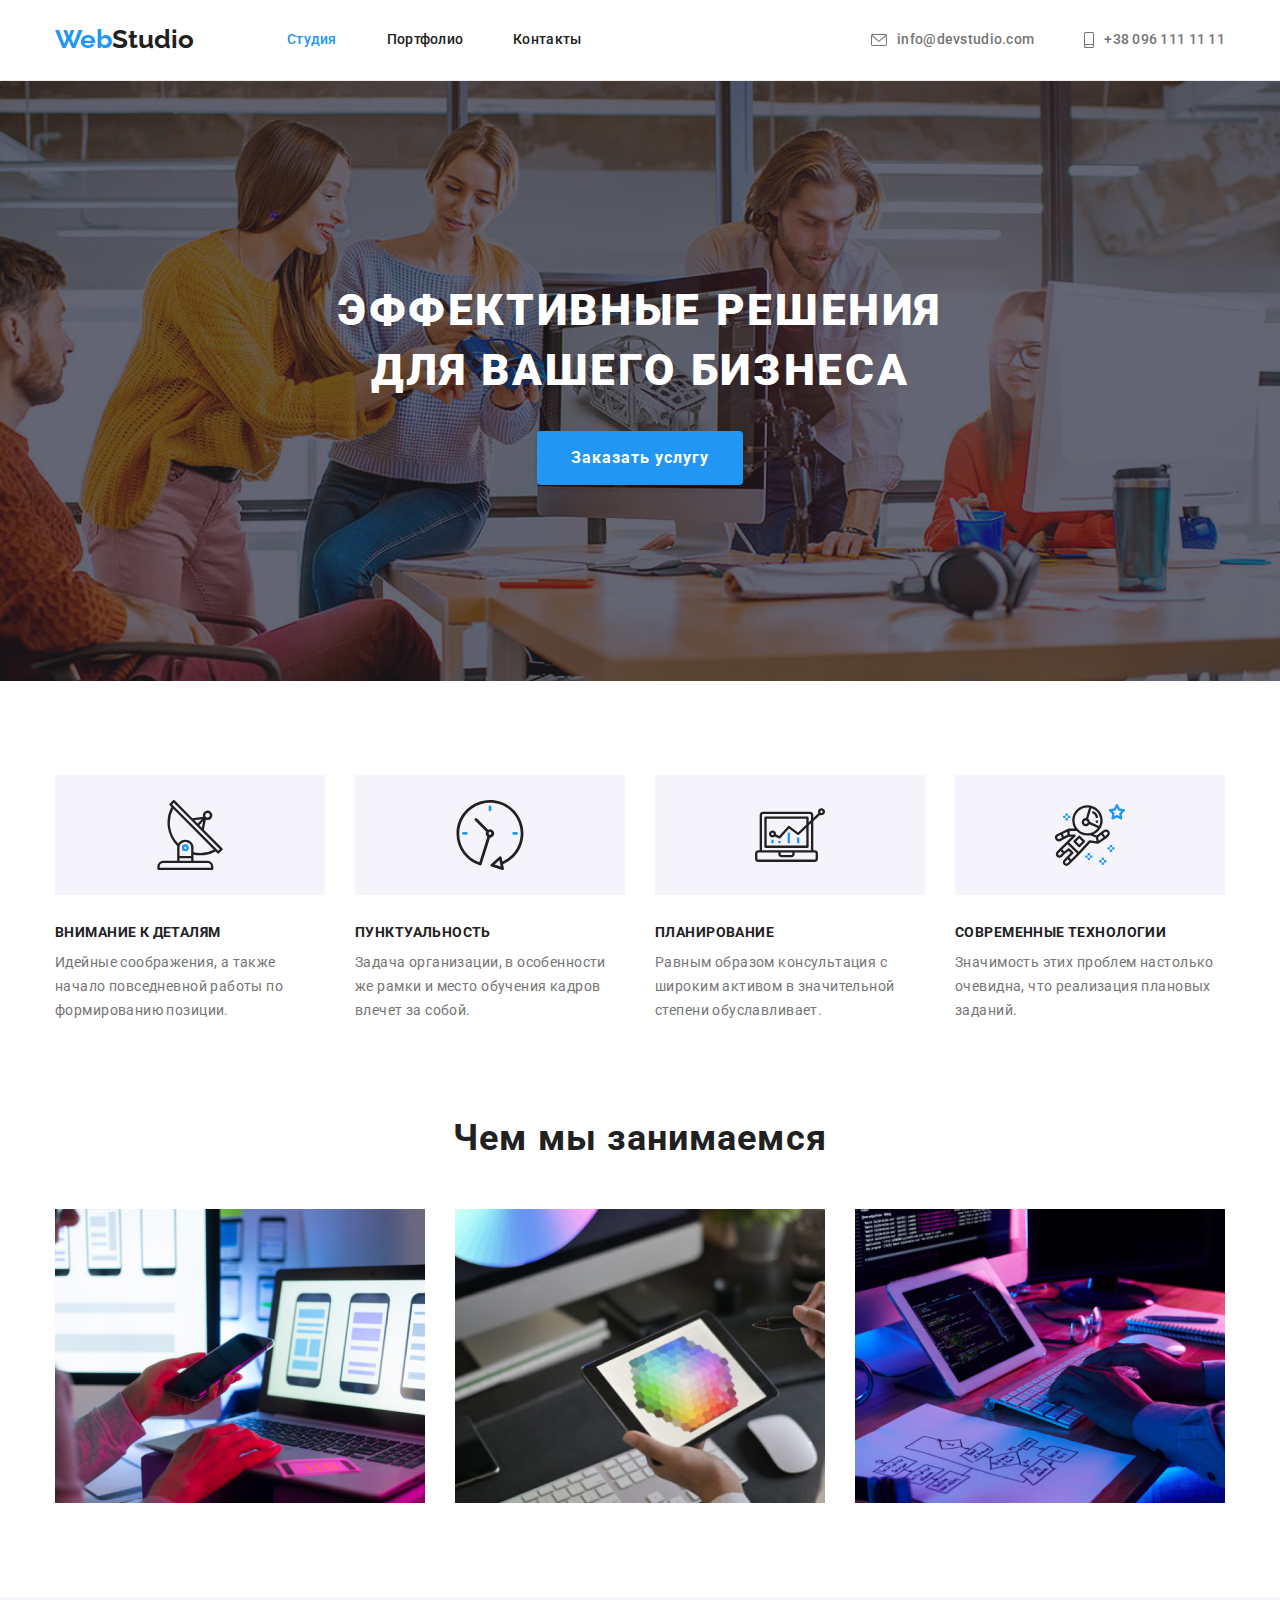
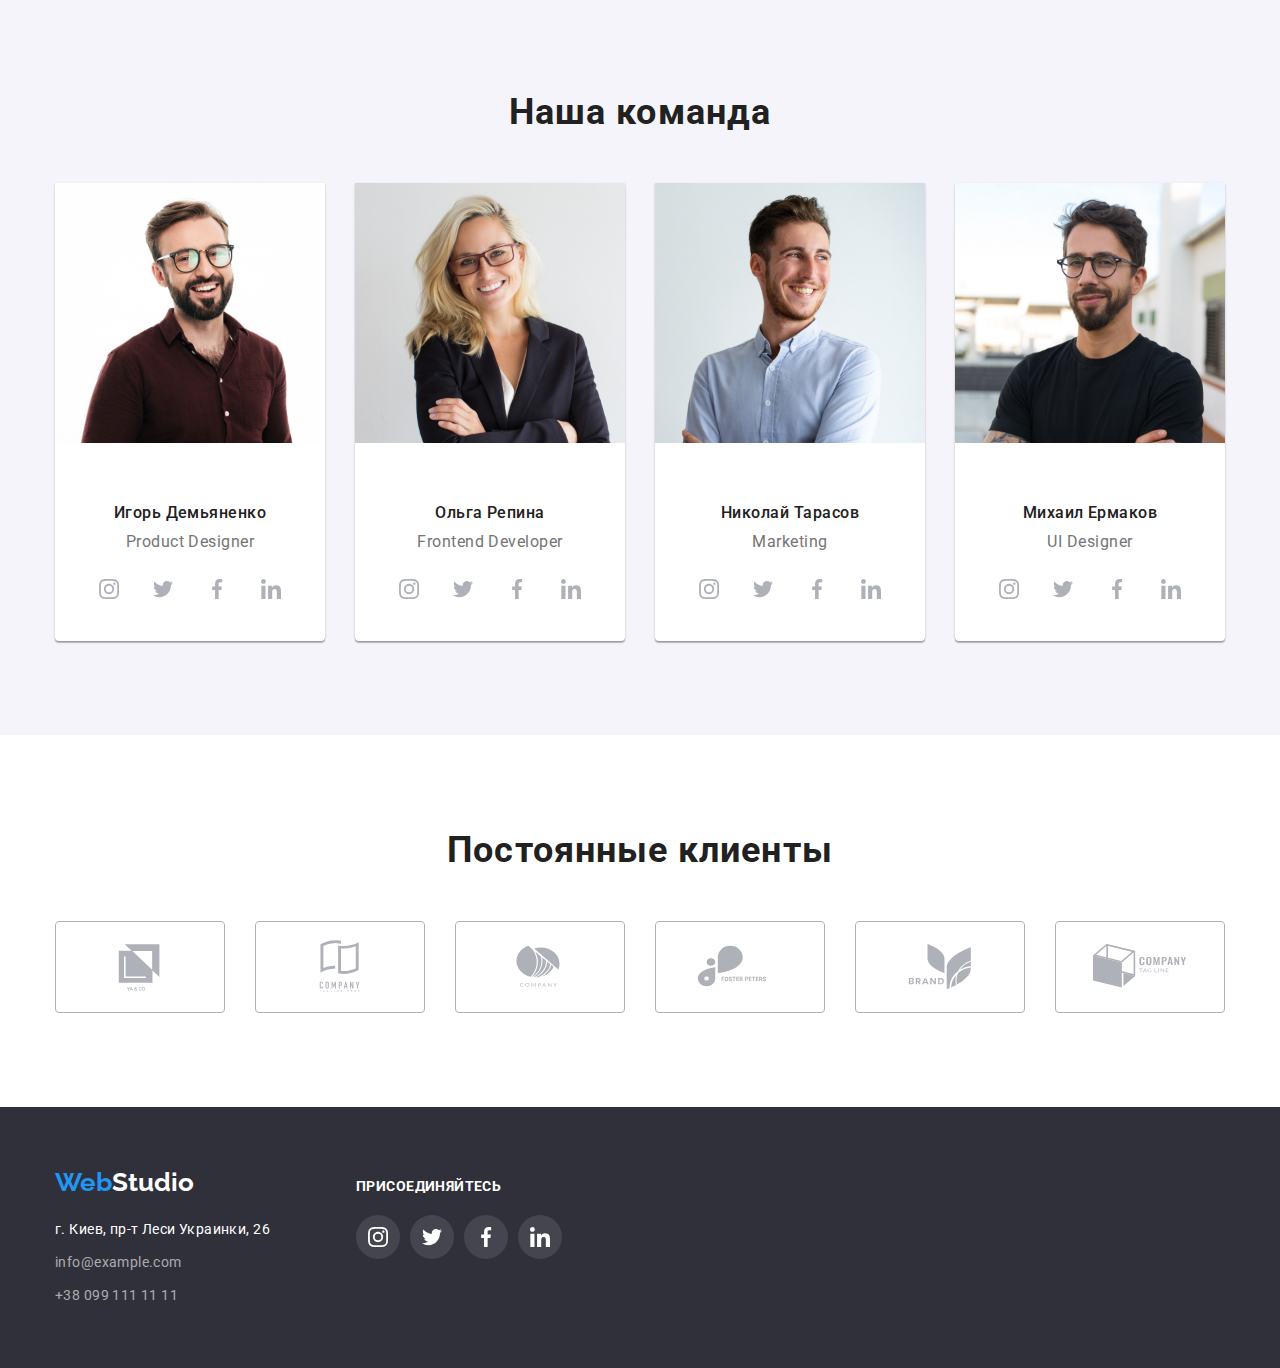
<file: index.html>
<!DOCTYPE html>
<html lang="ru">
<head>
    <meta charset="UTF-8">
    <meta http-equiv="X-UA-Compatible" content="IE=edge">
    <meta name="description" content="Студия разработки">
    <title>Студия</title>
    <link rel="preconnect" href="https://fonts.googleapis.com">
<link rel="preconnect" href="https://fonts.gstatic.com" crossorigin>
<link href="https://fonts.googleapis.com/css2?family=Raleway:wght@700&family=Roboto:wght@400;500;700;900&display=swap" rel="stylesheet">
        
    <link rel="stylesheet" href="https://cdnjs.cloudflare.com/ajax/libs/modern-normalize/1.0.0/modern-normalize.min.css" />

    <link rel="stylesheet" href="./css/styles.css" />
</head>
<body>
<header class="header-main">
    <div class="container header-section">
    <a class="logo link" href="">Web<span class="logo-black">Studio</span></a>
    <nav class="site-nav">
        <ul class="site-nav-list">
            <li class="site-nav-item"><a class="link current" href="./index.html">Студия</a></li>
            <li class="site-nav-item"><a class="link" href="./portfolio.html">Портфолио</a></li>
            <li class="site-nav-item"><a class="link" href="">Контакты</a></li>
        </ul>
    </nav>
    <ul class="header-contacts">
        <li class="header-contacts-item">
            <a class="link" href="mailto:info@devstudio.com">
                <svg class="header-contacts-icon" width="16px" height="12px">
                    <use href="./images/symbol-defs.svg#icon-envelope"></use>
                </svg>
                info@devstudio.com
            </a>
        </li>
        <li class="header-contacts-item">
            <a class="link" href="tel:+380961111111">
                <svg class="header-contacts-icon" width="10px" height="16px">
                    <use href="./images/symbol-defs.svg#icon-smartphone"></use>
                </svg>
                +38 096 111 11 11
            </a>
        </li>
    </ul>
    </div>
</header>

   <main>

    <!--Герой-->
        <section class="hero">
                <div class="container">
                    <h1 class="main-index-title">Эффективные решения для вашего бизнеса</h1>
                    <button class="button-secondary" type="button">Заказать услугу</button>
                </div>
        </section>

        <!--Особенности-->
        <section class="features section">
            <div class="container">
            <!--Заголовок нужно сркыть-->
            <h2 class="sec-index-title visually-hidden">Особенности</h2>
            <ul class="features-list">
                <li class="features-item">
                    <div class="features-thumb">
                        <svg class="icon-features" width="70px" height="70px">
                            <use href="./images/symbol-defs.svg#icon-antenna"></use>
                        </svg>
                    </div>
                    <h3 class="third-index-title">Внимание к деталям</h3>
                    <p class="features-text">Идейные соображения, а также начало повседневной работы по формированию позиции.</p>
                </li>
                <li class="features-item">
                    <div class="features-thumb">
                        <svg class="icon-features" width="70px" height="70px">
                            <use href="./images/symbol-defs.svg#icon-clock"></use>
                        </svg>
                    </div>
                    <h3 class="third-index-title">Пунктуальность</h3>
                    <p class="features-text">Задача организации, в особенности же рамки и место обучения кадров влечет за собой.</p>
                </li>
                <li class="features-item">
                    <div class="features-thumb">
                        <svg class="icon-features" width="70px" height="70px">
                            <use href="./images/symbol-defs.svg#icon-diagram"></use>
                        </svg>
                    </div>
                    <h3 class="third-index-title">Планирование</h3>
                    <p class="features-text">Равным образом консультация с широким активом в значительной степени обуславливает.</p>
                </li>
                <li class="features-item">
                    <div class="features-thumb">
                        <svg class="icon-features" width="70px" height="70px">
                            <use href="./images/symbol-defs.svg#icon-astronaut"></use>
                        </svg>
                    </div>
                    <h3 class="third-index-title">Современные технологии</h3>
                    <p class="features-text">Значимость этих проблем настолько очевидна, что реализация плановых заданий.</p>
                </li>
            </ul>
            </div>
        </section>

        <!--Чем мы занимаемся-->
        <section class="section we-doing">
            <div class="container">
            <h2 class="sec-index-title">Чем мы занимаемся</h2>
            <ul class="we-doing-list">
                <li class="we-doing-item">
                    <a href=""><img src="./images/we-doing-1.jpg" alt="Человек набирает на клавиатуре" width="370" height="294"/></a>
                </li>
                <li class="we-doing-item">
                    <a href=""><img src="./images/we-doing-2.jpg" alt="Человек держит в руках телефон" width="370" height="294"/></a>
                </li>
                <li class="we-doing-item">
                    <a href=""><img src="./images/we-doing-3.jpg" alt="Человек держит в руках планшет" width="370" height="294"/></a>
                </li>
            </ul>
            </div>
        </section>

        <!--Наша команда-->
        <section class="command section">
            <div class="container">
            <h2 class="sec-index-title">Наша команда</h2>
            <ul class="command-list">
                <li class="command-item">
                    <img class="command-img" src="./images/our-command-1.jpg" alt="Мужчина с бородой и в очках" width="270" height="260" />
                    <div class="command-list-thumb">
                    <h3 class="third-index-title">Игорь Демьяненко</h3>
                    <p class="command-text" lang="en">Product Designer</p>
                    <ul class="command-social-list">
                        <li>
                            <a class="command-link" href="" aria-label="Инстаграм">
                                <svg class="command-icon" width="20px" height="20px">
                                    <use href="./images/symbol-defs.svg#icon-instagram">    
                                    </use>
                                </svg>
                            </a> 
                        </li>
                        <li>
                            <a class="command-link" href="" aria-label="Твиттер">
                                <svg class="command-icon" width="20px" height="20px">
                                    <use href="./images/symbol-defs.svg#icon-twitter">    
                                    </use>
                                </svg>
                            </a>
                        </li>
                        <li>
                            <a class="command-link" href="" aria-label="Фейсбук">
                                <svg class="command-icon" width="20px" height="20px">
                                    <use href="./images/symbol-defs.svg#icon-facebook">    
                                    </use>
                                </svg>
                            </a>
                        </li>
                        <li>
                            <a class="command-link" href="" aria-label="Линкедин">
                                <svg class="command-icon" width="20px" height="20px">
                                    <use href="./images/symbol-defs.svg#icon-linkedin">    
                                    </use>
                                </svg>
                            </a>
                        </li>
                    </ul>
                    </div>
                </li>
                <li class="command-item">
                    <img class="command-img" src="./images/our-command-2.jpg" alt="Белокурая женщина в очках" width="270" height="260" />
                    <div class="command-list-thumb">
                        <h3 class="third-index-title">Ольга Репина</h3>
                    <p class="command-text" lang="en">Frontend Developer</p>
                    <ul class="command-social-list">
                        <li>
                            <a class="command-link" href="" aria-label="Инстаграм">
                                <svg class="command-icon" width="20px" height="20px">
                                    <use href="./images/symbol-defs.svg#icon-instagram">    
                                    </use>
                                </svg>
                            </a>
                        </li>
                        <li>
                            <a class="command-link" href="" aria-label="Твиттер">
                                <svg class="command-icon" width="20px" height="20px">
                                    <use href="./images/symbol-defs.svg#icon-twitter">    
                                    </use>
                                </svg>
                            </a>
                        </li>
                        <li>
                            <a class="command-link" href="" aria-label="Фейсбук">
                                <svg class="command-icon" width="20px" height="20px">
                                    <use href="./images/symbol-defs.svg#icon-facebook">    
                                    </use>
                                </svg>
                            </a>
                        </li>
                        <li>
                            <a class="command-link" href="" aria-label="Линкедин">
                                <svg class="command-icon" width="20px" height="20px">
                                    <use href="./images/symbol-defs.svg#icon-linkedin">    
                                    </use>
                                </svg>
                            </a>
                        </li>
                    </ul>
                    </div>
                </li>
                <li class="command-item">
                    <img class="command-img" src="./images/our-command-3.jpg" alt="Улыбающийся мужчина в голубой рубашке" width="270" height="260" />
                    <div class="command-list-thumb">
                    <h3 class="third-index-title">Николай Тарасов</h3>
                    <p class="command-text" lang="en">Marketing</p>
                    <ul class="command-social-list">
                        <li>
                            <a class="command-link" href="" aria-label="Инстаграм">
                                <svg class="command-icon" width="20px" height="20px">
                                    <use href="./images/symbol-defs.svg#icon-instagram">    
                                    </use>
                                </svg>
                            </a>
                        </li>
                        <li>
                            <a class="command-link" href="" aria-label="Твиттер">
                                <svg class="command-icon" width="20px" height="20px">
                                    <use href="./images/symbol-defs.svg#icon-twitter">    
                                    </use>
                                </svg>
                            </a>
                        </li>
                        <li>
                            <a class="command-link" href="" aria-label="Фейсбук">
                                <svg class="command-icon" width="20px" height="20px">
                                    <use href="./images/symbol-defs.svg#icon-facebook">    
                                    </use>
                                </svg>
                            </a>
                        </li>
                        <li>
                            <a class="command-link" href="" aria-label="Линкедин">
                                <svg class="command-icon" width="20px" height="20px">
                                    <use href="./images/symbol-defs.svg#icon-linkedin">    
                                    </use>
                                </svg>
                            </a>
                        </li>
                    </ul>
                    </div>
                </li>
                <li class="command-item">
                    <img class="command-img" src="./images/our-command-4.jpg" alt="Мужчина в очках и черной футболке" width="270" height="260" />
                    <div class="command-list-thumb">
                    <h3 class="third-index-title">Михаил Ермаков</h3>
                    <p class="command-text" lang="en">UI Designer</p>
                    <ul class="command-social-list">
                        <li>
                            <a class="command-link" href="" aria-label="Инстаграм">
                                <svg class="command-icon" width="20px" height="20px">
                                    <use href="./images/symbol-defs.svg#icon-instagram">    
                                    </use>
                                </svg> 
                            </a>
                        </li>
                        <li>
                            <a class="command-link" href="" aria-label="Твиттер">
                                <svg class="command-icon" width="20px" height="20px">
                                    <use href="./images/symbol-defs.svg#icon-twitter">    
                                    </use>
                                </svg>
                            </a>
                        </li>
                        <li>
                            <a class="command-link" href="" aria-label="Фейсбук">
                                <svg class="command-icon" width="20px" height="20px">
                                    <use href="./images/symbol-defs.svg#icon-facebook">    
                                    </use>
                                </svg>
                            </a>
                        </li>
                        <li>
                            <a class="command-link" href="" aria-label="Линкедин">
                                <svg class="command-icon" width="20px" height="20px">
                                    <use href="./images/symbol-defs.svg#icon-linkedin">    
                                    </use>
                                </svg>
                            </a>
                        </li>
                    </ul>
                    </div>
                </li>
            </ul>
            </div>
        </section>

        <!-- Постоянные клиенты -->
        <section class="clients section">
            <div class="container">
                <h2 class="sec-index-title">Постоянные клиенты</h2>
            <ul class="clients-list">
                <li class="clients-item">
                    <a class="clients-link" href="">
                    <div class="clients-thumb">
                        <svg class="clients-icon" width="106px" height="60px">
                            <use href="./images/symbol-defs.svg#icon-client1">    
                            </use>
                        </svg>
                    </div>
                    </a>
                </li>
                <li class="clients-item">
                    <a class="clients-link" href="">
                        <div class="clients-thumb">
                            <svg class="clients-icon" width="106px" height="60px">
                                <use href="./images/symbol-defs.svg#icon-client2">    
                                </use>
                            </svg>
                        </div>
                        </a>
                </li>
                <li class="clients-item">
                    <a class="clients-link" href="">
                        <div class="clients-thumb">
                            <svg class="clients-icon" width="106px" height="60px">
                                <use href="./images/symbol-defs.svg#icon-client3">    
                                </use>
                            </svg>
                        </div>
                        </a>
                </li>
                <li class="clients-item">
                    <a class="clients-link" href="">
                        <div class="clients-thumb">
                            <svg class="clients-icon" width="106px" height="60px">
                                <use href="./images/symbol-defs.svg#icon-client4">    
                                </use>
                            </svg>
                        </div>
                        </a>
                </li>
                <li class="clients-item">
                    <a class="clients-link" href="">
                        <div class="clients-thumb">
                            <svg class="clients-icon" width="106px" height="60px">
                                <use href="./images/symbol-defs.svg#icon-client5">    
                                </use>
                            </svg>
                        </div>
                        </a>
                </li>
                <li class="clients-item">
                    <a class="clients-link" href="">
                        <div class="clients-thumb">
                            <svg class="clients-icon" width="106px" height="60px">
                                <use href="./images/symbol-defs.svg#icon-client6">    
                                </use>
                            </svg>
                        </div>
                        </a>
                </li>
            </ul>
            </div>
        </section>
   </main>
<footer class="footer">
    <div class="container">
        <div class="footer-flex">
            <div class="footer-flex-item">
                <a class="logo-footer link" href="">Web<span class="logo-white">Studio</span></a>
            <address class="address">
                <ul>
                    <li class="footer-list"><a class="footer-contacts address link" href="https://cutt.ly/TSW9tZU" target="_blank"
                            rel="noreferrer noopener">г. Киев, пр-т Леси Украинки,
                            26</a></li>
                    <li class="footer-list"><a class="footer-contacts link" href="mailto:info@example.com">info@example.com</a></li>
                    <li class="footer-list"><a class="footer-contacts link" href="tel:+380991111111">+38 099 111 11 11</a></li>
                </ul>
            </address> 
            </div>
                <div class="footer-flex-item">
                    <p class="join-us">присоединяйтесь</p>
                    <ul class="footer-social">
                        <li class="footer-social-item">
                            <a class="footer-social-link" href="" aria-label="Инстаграм">
                                <svg class="footer-social-icon" width="20px" height="20px">
                                    <use href="./images/symbol-defs.svg#icon-instagram"></use>
                                </svg>
                            </a>
                        </li>
                        <li  class="footer-social-item">
                            <a class="footer-social-link" href="" aria-label="Твиттер">
                                <svg class="footer-social-icon" width="20px" height="20px">
                                    <use href="./images/symbol-defs.svg#icon-twitter"></use>
                                </svg>
                            </a>
                        </li>
                        <li  class="footer-social-item">
                            <a class="footer-social-link" href="" aria-label="Фейсбук">
                                <svg class="footer-social-icon" width="20px" height="20px">
                                    <use href="./images/symbol-defs.svg#icon-facebook"></use>
                                </svg>
                            </a>
                        </li>
                        <li  class="footer-social-item">
                            <a class="footer-social-link" href="" aria-label="Линкедин">
                                <svg class="footer-social-icon" width="20px" height="20px">
                                    <use href="./images/symbol-defs.svg#icon-linkedin"></use>
                                </svg>
                            </a>
                        </li>
                    </ul>
                </div>
        </div>
            
    
    </div>
</footer>
    
</body>
</html>
</file>
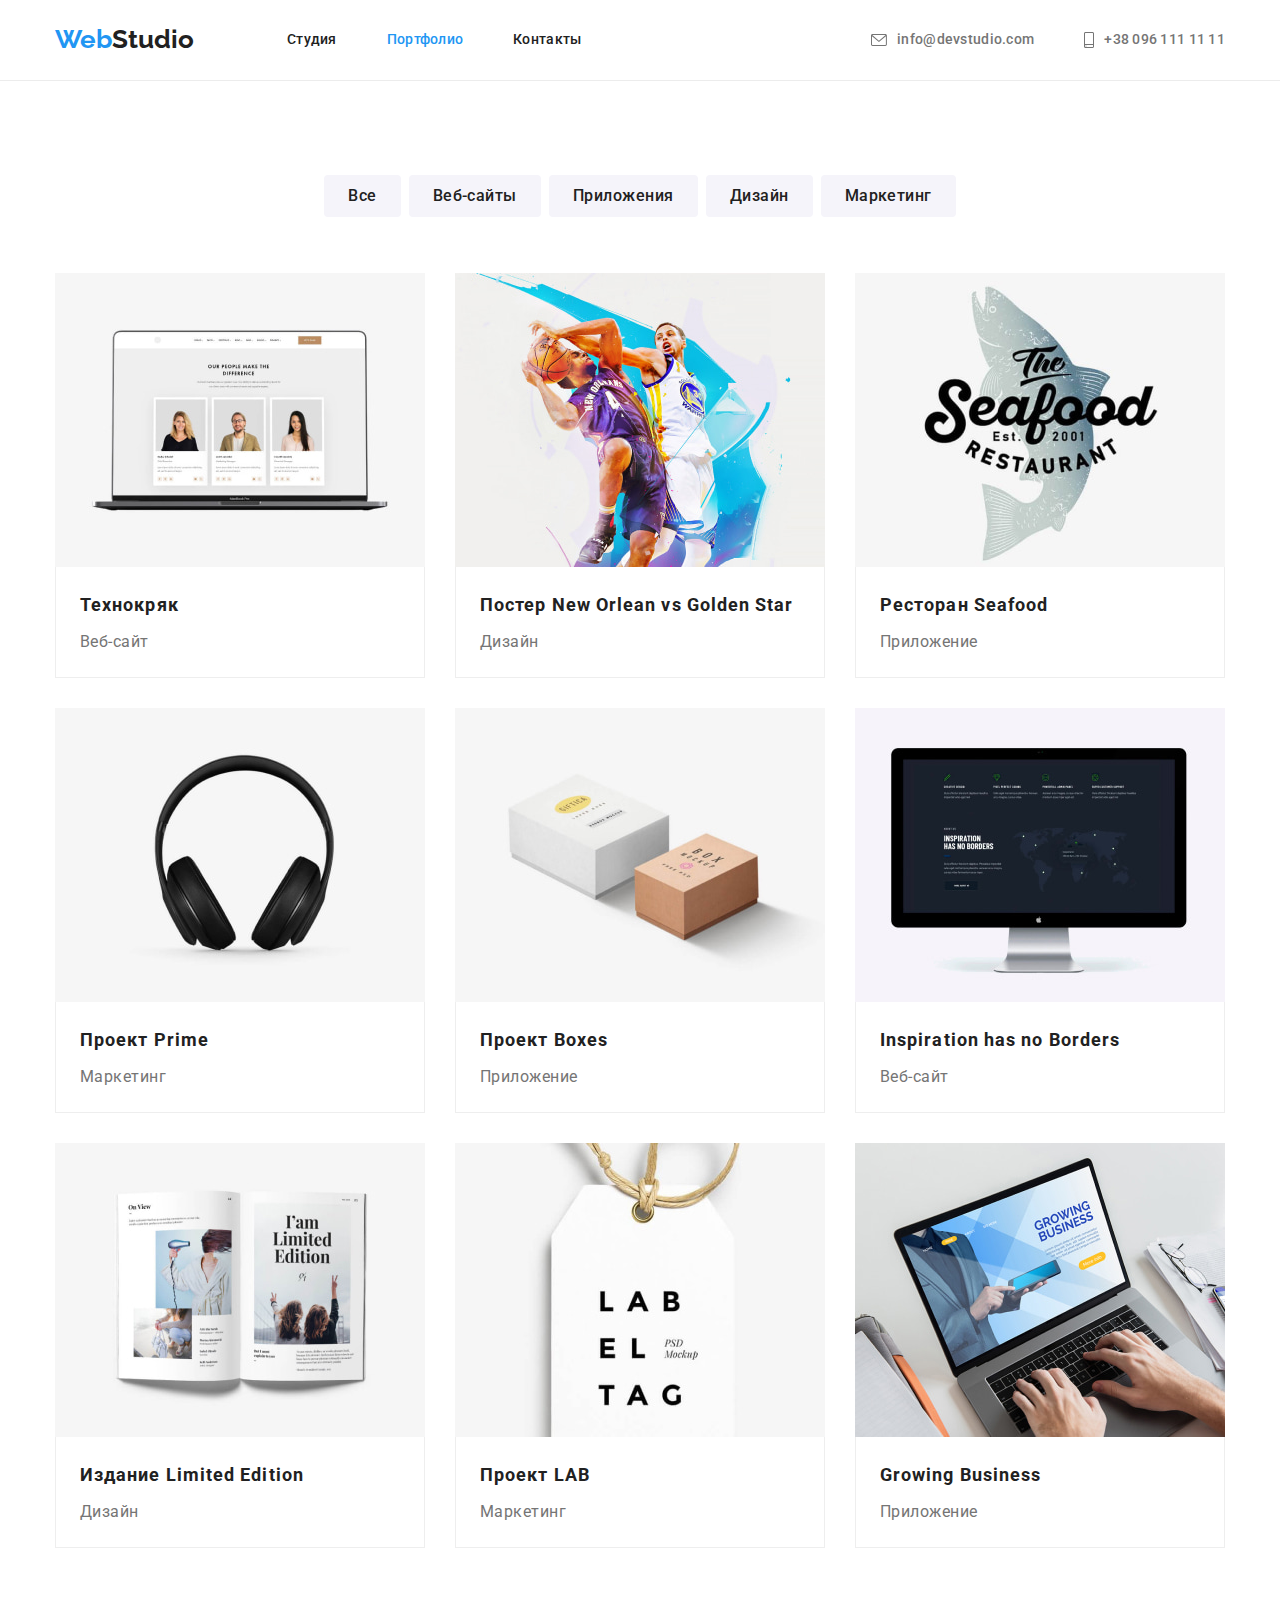
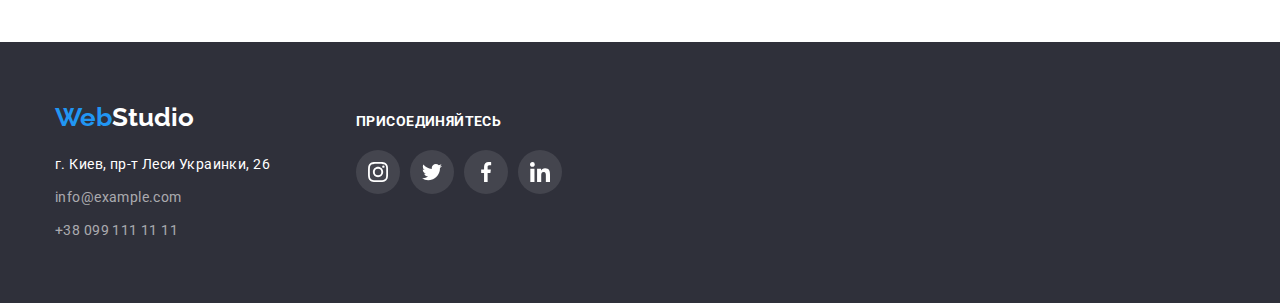
<file: portfolio.html>
<!DOCTYPE html>
<html lang="ru">

<head>
    <meta charset="UTF-8">
    <meta http-equiv="X-UA-Compatible" content="IE=edge">
    <meta name="description" content="Портфолио студии разработки">
    <title>Портфолио</title>
    <link rel="preconnect" href="https://fonts.googleapis.com">
<link rel="preconnect" href="https://fonts.gstatic.com" crossorigin>
<link href="https://fonts.googleapis.com/css2?family=Raleway:wght@700&family=Roboto:wght@400;500;700;900&display=swap" rel="stylesheet">
        
    <link rel="stylesheet" href="https://cdnjs.cloudflare.com/ajax/libs/modern-normalize/1.0.0/modern-normalize.min.css" />

    <link rel="stylesheet" href="./css/styles.css"/>
</head>

<body>
    <header class="header-main">
        <div class="container header-section">
        <a class="logo link" href="">Web<span class="logo-black">Studio</span></a>
        <nav class="site-nav">
            <ul class="site-nav-list">
                <li class="site-nav-item"><a class="link" href="./index.html">Студия</a></li>
                <li class="site-nav-item"><a class="link current" href="./portfolio.html">Портфолио</a></li>
                <li class="site-nav-item"><a class="link" href="">Контакты</a></li>
            </ul>
        </nav>
        <ul class="header-contacts">
            <li class="header-contacts-item">
                <a class="link" href="mailto:info@devstudio.com">
                    <svg class="header-contacts-icon" width="16px" height="12px">
                        <use href="./images/symbol-defs.svg#icon-envelope"></use>
                    </svg>
                    <span class="email">info@devstudio.com</span>
                </a>
            </li>
            <li class="header-contacts-item">
                <a class="link" href="tel:+380961111111">
                    <svg class="header-contacts-icon" width="10px" height="16px">
                        <use href="./images/symbol-defs.svg#icon-smartphone"></use>
                    </svg>+38 096 111 11 11</a>
            </li>
        </ul>
        </div>
    </header>

    <main>
        <!--Наши проекты-->
      <section class="section">
          <div class="container">
           <h1 class="visually-hidden">Наши проекты</h1>
           <ul class="filter-list">
               <li class="filter-item"><button class="button-main" type="button">Все</button></li>
               <li class="filter-item"><button class="button-main" type="button">Веб-сайты</button></li>
               <li class="filter-item"><button class="button-main" type="button">Приложения</button></li>
               <li class="filter-item"><button class="button-main" type="button">Дизайн</button></li>
               <li class="filter-item"><button class="button-main" type="button">Маркетинг</button></li>
           </ul>
           <!--Список работ-->
           <ul class="project-list">
               <li class="project-item">
                   <a class="link project-link" href="">
                    <img src="./images/our-work-1.jpg" alt="Фото людей" width="370" height="294">
                     <div class="project-item-footer">  
                    <h2 class="portf-title">Технокряк</h2>
                       <p class="portf-text">Веб-сайт</p>
                    </div>
                   </a>
               </li>
               <li class="project-item">
                   <a class="link project-link" href="">
                       <img src="./images/our-work-2.jpg" alt="Мужчины играют в баскетбол" width="370" height="294">
                       <div class="project-item-footer">
                       <h2 class="portf-title">Постер New Orlean vs Golden Star</h2>
                       <p class="portf-text">Дизайн</p>
                    </div>
                   </a>
               </li>
               <li class="project-item">
                   <a class="link project-link" href="">
                       <img src="./images/our-work-3.jpg" alt="Рыба" width="370" height="294">
                       <div class="project-item-footer">
                       <h2 class="portf-title">Ресторан Seafood</h2>
                       <p class="portf-text">Приложение</p>
                    </div>
                   </a>
               </li>
               <li class="project-item">
                   <a class="link project-link" href="">
                       <img src="./images/our-work-4.jpg" alt="Наушники" width="370" height="294">
                       <div class="project-item-footer">
                       <h2 class="portf-title">Проект Prime</h2>
                       <p class="portf-text">Маркетинг</p>
                    </div>
                   </a>
               </li>
               <li class="project-item">
                   <a class="link project-link" href="">
                       <img src="./images/our-work-5.jpg" alt="Две коробки" width="370" height="294">
                       <div class="project-item-footer">
                       <h2 class="portf-title">Проект Boxes</h2>
                       <p class="portf-text">Приложение</p>
                    </div>
                   </a>
               </li>
               <li class="project-item">
                   <a class="link project-link" href="">
                       <img src="./images/our-work-6.jpg" alt="Монитор" width="370" height="294">
                       <div class="project-item-footer">
                       <h2 class="portf-title">Inspiration has no Borders</h2>
                       <p class="portf-text">Веб-сайт</p>
                    </div>
                   </a>
               </li>
               <li class="project-item">
                   <a class="link project-link" href="">
                       <img src="./images/our-work-7.jpg" alt="Книга" width="370" height="294">
                       <div class="project-item-footer">
                       <h2 class="portf-title">Издание Limited Edition</h2>
                       <p class="portf-text">Дизайн</p>
                    </div>
                   </a>
               </li>
               <li class="project-item">
                   <a class="link project-link" href="">
                       <img src="./images/our-work-8.jpg" alt="Бирка" width="370" height="294">
                       <div class="project-item-footer">
                       <h2 class="portf-title">Проект LAB</h2>
                       <p class="portf-text">Маркетинг</p>
                    </div>
                   </a>
               </li>
               <li class="project-item">
                   <a class="link project-link" href="">
                       <img src="./images/our-work-9.jpg" alt="Ноутбук" width="370" height="294">
                       <div class="project-item-footer">
                       <h2 class="portf-title">Growing Business</h2>
                       <p class="portf-text">Приложение</p>
                    </div>
                   </a>
               </li>
           </ul>
        </div>
      </section>
    </main>

    <footer class="footer">
        <div class="container">
            <div class="footer-flex">
                <div class="footer-flex-item">
                    <a class="logo-footer link" href="">Web<span class="logo-white">Studio</span></a>
                <address class="address">
                    <ul>
                        <li class="footer-list"><a class="footer-contacts address link" href="https://cutt.ly/TSW9tZU" target="_blank"
                                rel="noreferrer noopener">г. Киев, пр-т Леси Украинки,
                                26</a></li>
                        <li class="footer-list"><a class="footer-contacts link" href="mailto:info@example.com">info@example.com</a></li>
                        <li class="footer-list"><a class="footer-contacts link" href="tel:+380991111111">+38 099 111 11 11</a></li>
                    </ul>
                </address> 
                </div>
                    <div class="footer-flex-item">
                        <p class="join-us">присоединяйтесь</p>
                        <ul class="footer-social">
                            <li class="footer-social-item">
                                <a class="footer-social-link" href="" aria-label="Инстаграм">
                                    <svg class="footer-social-icon" width="20px" height="20px">
                                        <use href="./images/symbol-defs.svg#icon-instagram"></use>
                                    </svg>
                                </a>
                            </li>
                            <li  class="footer-social-item">
                                <a class="footer-social-link" href="" aria-label="Твиттер">
                                    <svg class="footer-social-icon" width="20px" height="20px">
                                        <use href="./images/symbol-defs.svg#icon-twitter"></use>
                                    </svg>
                                </a>
                            </li>
                            <li  class="footer-social-item">
                                <a class="footer-social-link" href="" aria-label="Фейсбук">
                                    <svg class="footer-social-icon" width="20px" height="20px">
                                        <use href="./images/symbol-defs.svg#icon-facebook"></use>
                                    </svg>
                                </a>
                            </li>
                            <li  class="footer-social-item">
                                <a class="footer-social-link" href="" aria-label="Линкедин">
                                    <svg class="footer-social-icon" width="20px" height="20px">
                                        <use href="./images/symbol-defs.svg#icon-linkedin"></use>
                                    </svg>
                                </a>
                            </li>
                        </ul>
                    </div>
            </div>
                
        
        </div>
    </footer>
    
    </body>
    
    </html>
</file>
<file: css/styles.css>
:root {
  --primary-text-color: #757575;
  --secondary-text-color: #212121;
  --third-text-color: #ffffff;
  --footer-text-color: rgba(255, 255, 255, 0.6);
  --accent-color: #2196f3;
  --icon-color: #AFB1B8;
  --primary-bg-color: #ffffff;
  --secondary-bg-color: #f5f4fa;
  --third-bg-color: #2f303a;
  --button-hover-bg-color: #188CE8;
}
body {
  color: var(--primary-text-color);
  background-color: var(--primary-bg-color);

  font-family: roboto, sans-serif;
}
/* Убирает точки у немаркированного списка. Убирает margin и padding по умолчанию для ul */
ul, ol {
  list-style: none;

  margin: 0;
  padding: 0;
}
/* Убирает margin и padding по умолчанию для h1, h2, h3. h4, h5, h6, p */
h1, h2, h3, h4, h5, h6, p {
  margin: 0;
  padding: 0;
}
img {
  display: block;
  max-width: 100%;
  height: auto;
}
/* Убирает подчеркивание у всех ссылок */
.link {
  text-decoration: none;
}
/* Универсальный контейнер для центрирования и ограничения контента по ширине */
.container {
  margin: 0 auto;
  padding: 0 15px;

  width: 1200px;
    }

.section {
    padding: 94px 0;
  }

/* Скрывает на странице ненужные заголовки */
.visually-hidden { 
  position: absolute; 
  width: 1px; 
  height: 1px; 
  margin: -1px; 
  border: 0; 
  padding: 0; 
  white-space: nowrap; 
  clip-path: inset(100%); 
  clip: rect(0 0 0 0); 
  overflow: hidden; 
} 
/* Хедер */
.header-main {
  border-bottom: 1px solid #ECECEC;
}

/* Логотип */
.logo {
  color: var(--accent-color);

  font-family: raleway, sans-serif;
  font-weight: 700;
  font-size: 26px;
  line-height: 1.19;
}
.logo-black {
  color: var(--secondary-text-color);
}

.logo.link {
  display: block;
  padding-top: 24px;
  padding-bottom: 25px;
  margin-right: 93px;
}
/* Навигация */
.site-nav,
.header-contacts {
  font-weight: 500;
  font-size: 14px;
  line-height: 1.14;
  letter-spacing: 0.02em;
}
.site-nav .link {
  display: block;
  padding-top: 32px;
  padding-bottom: 32px;

  color: var(--secondary-text-color);
}
.site-nav .link:hover,
.site-nav .link:focus,
.site-nav .link.current,
.header-contacts .link:hover,
.header-contacts .link:focus {
  color: var(--accent-color);
}
.header-section {
  display: flex;
  align-items: center;
  }
.site-nav-list {
  display: flex;
} 
.site-nav-item:not(:last-child) {
  margin-right: 50px;
}
.header-contacts {
  display: flex;
  margin-left: auto;
} 
.header-contacts-item:not(:last-child) {
  margin-right: 50px;
}

.header-contacts .link {
  color: var(--primary-text-color);

  display: block;
  padding-top: 32px;
  padding-bottom: 32px;
 }
 .header-contacts-icon {
    fill: var(--primary-text-color);
    margin-right: 10px;
 }
 .link:hover .header-contacts-icon,
 .link:focus .header-contacts-icon {
   fill: var(--accent-color)
 }
 .header-contacts-item .link {
   display: flex;
   align-items: center;
    }
 
 /* Главная страница */

/* Герой */
.hero {
  max-width: 1600px;
  height: 600px;
  margin-left: auto;
  margin-right: auto;
  background-image: linear-gradient(rgba(47, 48, 58, 0.4),rgba(47, 48, 58, 0.4)),
                    url(../images/hero.jpg);
  background-repeat: no-repeat;
  background-size: cover;
  background-position: center;
  background-color: #C4C4C4;

  padding: 200px 0;
  text-align: center;
  }

.main-index-title {
  width: 100%;
  max-width: 696px;
  margin: 0 auto 30px;

  color: var(--third-text-color);

  font-weight: 900;
  font-size: 44px;
  line-height: 1.36;
  letter-spacing: 0.06em;
  text-transform: uppercase;
}

.button-main,
.button-secondary {
  cursor: pointer;
  font-family: roboto, sans-serif;
}
.button-secondary {
  color: var(--third-text-color);
  background-color: var(--accent-color);
  border-color: transparent;
  box-shadow: 0px 4px 4px rgba(0, 0, 0, 0.15);

  font-weight: 700;
  font-size: 16px;
  line-height: 1.88;
  letter-spacing: 0.06em;

  min-width: 200px;
  min-height: 50px;
  border-radius: 4px;
  padding: 10px 32px;
}
.button-secondary:hover,
.button-secondary:focus {
  color: var(--secondary-text-color);
  background-color: var(--button-hover-bg-color);
}

/* Заголовки h2 */

.sec-index-title {
  color: var(--secondary-text-color);

  font-weight: 700;
  font-size: 36px;
  line-height: 1.17;
  letter-spacing: 0.03em;

  margin-bottom: 50px;
  text-align: center;
  }

  /* Заголовки h3 */
.third-index-title {
  margin-bottom: 10px;
}

/* Секция Особенности */
.features-list {
  display: flex;
}
.features-item {
  width: 270px;
}
.features-item:not(:last-child) {
  margin-right: 30px;
}

.features .third-index-title {
  color: var(--secondary-text-color);

  font-weight: 700;
  font-size: 14px;
  line-height: 1.14;
  letter-spacing: 0.03em;
  text-transform: uppercase;

}
.features-text {
  color: var(--primary-text-color);

  font-size: 14px;
  line-height: 1.71;
  letter-spacing: 0.03em;
}
.features-thumb {
  display: flex;
  justify-content: center;
  align-items: center;
  width: 270px;
  height: 120px;

  background-color: var(--secondary-bg-color);
  margin-bottom: 30px;
}

/* Секция Чем мы занимаемся */

.we-doing {
  padding-top: 0;
}
.we-doing-list {
  display: flex;
}
.we-doing-item:not(:last-child) {
  margin-right: 30px;
}
/* Секция Наша команда */
.command {
  background-color: var(--secondary-bg-color);
 }
 .command-list {
  display: flex;
 }
 .command-item:not(:last-child) {
  margin-right: 30px;
 }
 .command-item {
  background-color: var(--primary-bg-color);
  box-shadow: 0px 1px 3px rgba(0, 0, 0, 0.12), 0px 1px 1px rgba(0, 0, 0, 0.14), 0px 2px 1px rgba(0, 0, 0, 0.2);
  border-radius: 0px 0px 4px 4px;
   }
.command-img {
    margin-bottom: 30px;
  }
.command .third-index-title {
  color: var(--secondary-text-color);

  font-weight: 500;
  font-size: 16px;
  line-height: 1.19;
  letter-spacing: 0.03em;

  margin-bottom: 10px;
  text-align: center;
}
.command-text {
  color: var(--primary-text-color);

  font-size: 16px;
  line-height: 1.19;
  letter-spacing: 0.03em;
  text-align: center;

  margin-bottom: 16px;
}
.command-list-thumb {
  padding: 30px 32px;
}
.command-social-list {
  display: flex;
  justify-content: space-between;
  align-content: center;
  }
.command-link {
  display: flex;
  justify-content: center;
  align-items: center;
  background-color: var(--primary-bg-color);
  border-radius: 50%;
  width: 44px;
  height: 44px;
}
.command-icon {
    fill: var(--icon-color);
}
.command-link:hover,
.command-link:focus {
  background-color: var(--accent-color);
}
.command-link:hover .command-icon,
.command-link:focus .command-icon
 {
  fill:var(--primary-bg-color)
}
/* Секция Постоянные клиенты */
.clients-list {
  display: flex;
  justify-content: space-between;
}
.clients-item:not(:last-child) {
  margin-right: 30px;
}
.clients-thumb {
  display: flex;
  justify-content: center;
  align-items: center;

  width: 170px;
  height: 92px;

  border: 1px solid var(--icon-color);
  border-radius: 4px;
}
.clients-icon {
  fill: var(--icon-color);
}
.clients-link:hover .clients-icon,
.clients-link:focus .clients-icon {
  fill: var(--accent-color);
}
.clients-link:hover .clients-thumb,
.clients-link:focus .clients-thumb {
  border: 1px solid var(--accent-color);
}

/* Страница Портфолио */

/* Секция Наши проекты*/

/* Кнопки */
.filter-list {
  display: flex;
  justify-content: center;
  margin-bottom: 56px;
}
.filter-item:not(:last-child) {
  margin-right: 8px;
}
.button-main {
  color: var(--secondary-text-color);
  background-color: var(--secondary-bg-color);
  border-color: transparent;

  font-weight: 500;
  font-size: 16px;
  line-height: 1.63;
  letter-spacing: 0.03em;

  padding: 6px 22px;
  border-radius: 4px;
}
.button-main:hover,
.button-main:focus {
  color: var(--third-text-color);
  background-color: var(--accent-color);
  box-shadow: 0px 3px 1px rgba(0, 0, 0, 0.1), 0px 1px 2px rgba(0, 0, 0, 0.08), 0px 2px 2px rgba(0, 0, 0, 0.12);
}
/* Список проектов */
.project-list {
  display: flex;
  flex-wrap: wrap;
  flex-basis: calc((100% - 90px) / 3)
}
.project-item:not(:nth-child(3n)) {
  margin-right: 30px;
}
.project-item:not(:nth-last-child(-n+3)) {
  margin-bottom: 30px;
}
.project-item {
  background-color: var(--primary-bg-color);
}
.project-link {
  display: block;
}
.project-link:hover,
.project-link:focus {
  box-shadow: 0px 1px 1px rgba(0, 0, 0, 0.12), 0px 4px 4px rgba(0, 0, 0, 0.06), 1px 4px 6px rgba(0, 0, 0, 0.16);
}
.project-item-footer {
  border-left: 1px solid #EEEEEE;
  border-right: 1px solid #EEEEEE;
  border-bottom: 1px solid #EEEEEE;
  padding: 20px 24px;
}
.portf-title {
  color: var(--secondary-text-color);

  font-weight: 700;
  font-size: 18px;
  line-height: 2;
  letter-spacing: 0.06em;
  margin-bottom: 4px;
}
.portf-text {
  color: var(--primary-text-color);

  font-size: 16px;
  line-height: 1.88;
  letter-spacing: 0.03em;
  }

/* Футер */
.logo-footer {
  color: var(--accent-color);

  font-family: raleway, sans-serif;
  font-weight: 700;
  font-size: 26px;
  line-height: 1.19; 

  display: block;
  margin-bottom: 20px;
}
.logo-white {
  color: var(--third-text-color);
}
.footer {
  background-color: var(--third-bg-color);
  padding: 60px 0;
}
.footer-contacts.address {
  color: var(--third-text-color);
}
.footer-contacts {
  color: var(--footer-text-color);
}
.footer-list {
  width: 231px;
}
.footer-list:not(:last-child) {
   margin-bottom: 9px;
}
.footer-contacts:hover,
.footer-contacts:focus {
  color: var(--accent-color);
}

.address {
  font-style: normal;
  font-size: 14px;
  line-height: 1.71;
  letter-spacing: 0.03em;
}
.join-us {
  color: var(--third-text-color);
  font-size: 14px;
  font-weight: 700;
  line-height: 1.14;
  letter-spacing: 0.03em;
  text-transform: uppercase;

  margin-bottom: 20px;
}
.footer-flex {
  display: flex;
  align-items: baseline;
}
.footer-flex-item:not(:last-child) {
  margin-right: 70px;
}
.footer-social {
  display: flex;
}
.footer-social-link {
  display: flex;
  justify-content: center;
  align-items: center;
  background-color: rgba(255, 255, 255, 0.1);
  border-radius: 50%;
  width: 44px;
  height: 44px; 
}
.footer-social-link:hover,
.footer-social-link:focus {
  background-color: var(--accent-color);
}
.footer-social-icon {
  fill: var(--primary-bg-color);
}
.footer-social-item:not(:last-child) {
  margin-right: 10px;
}
</file>
